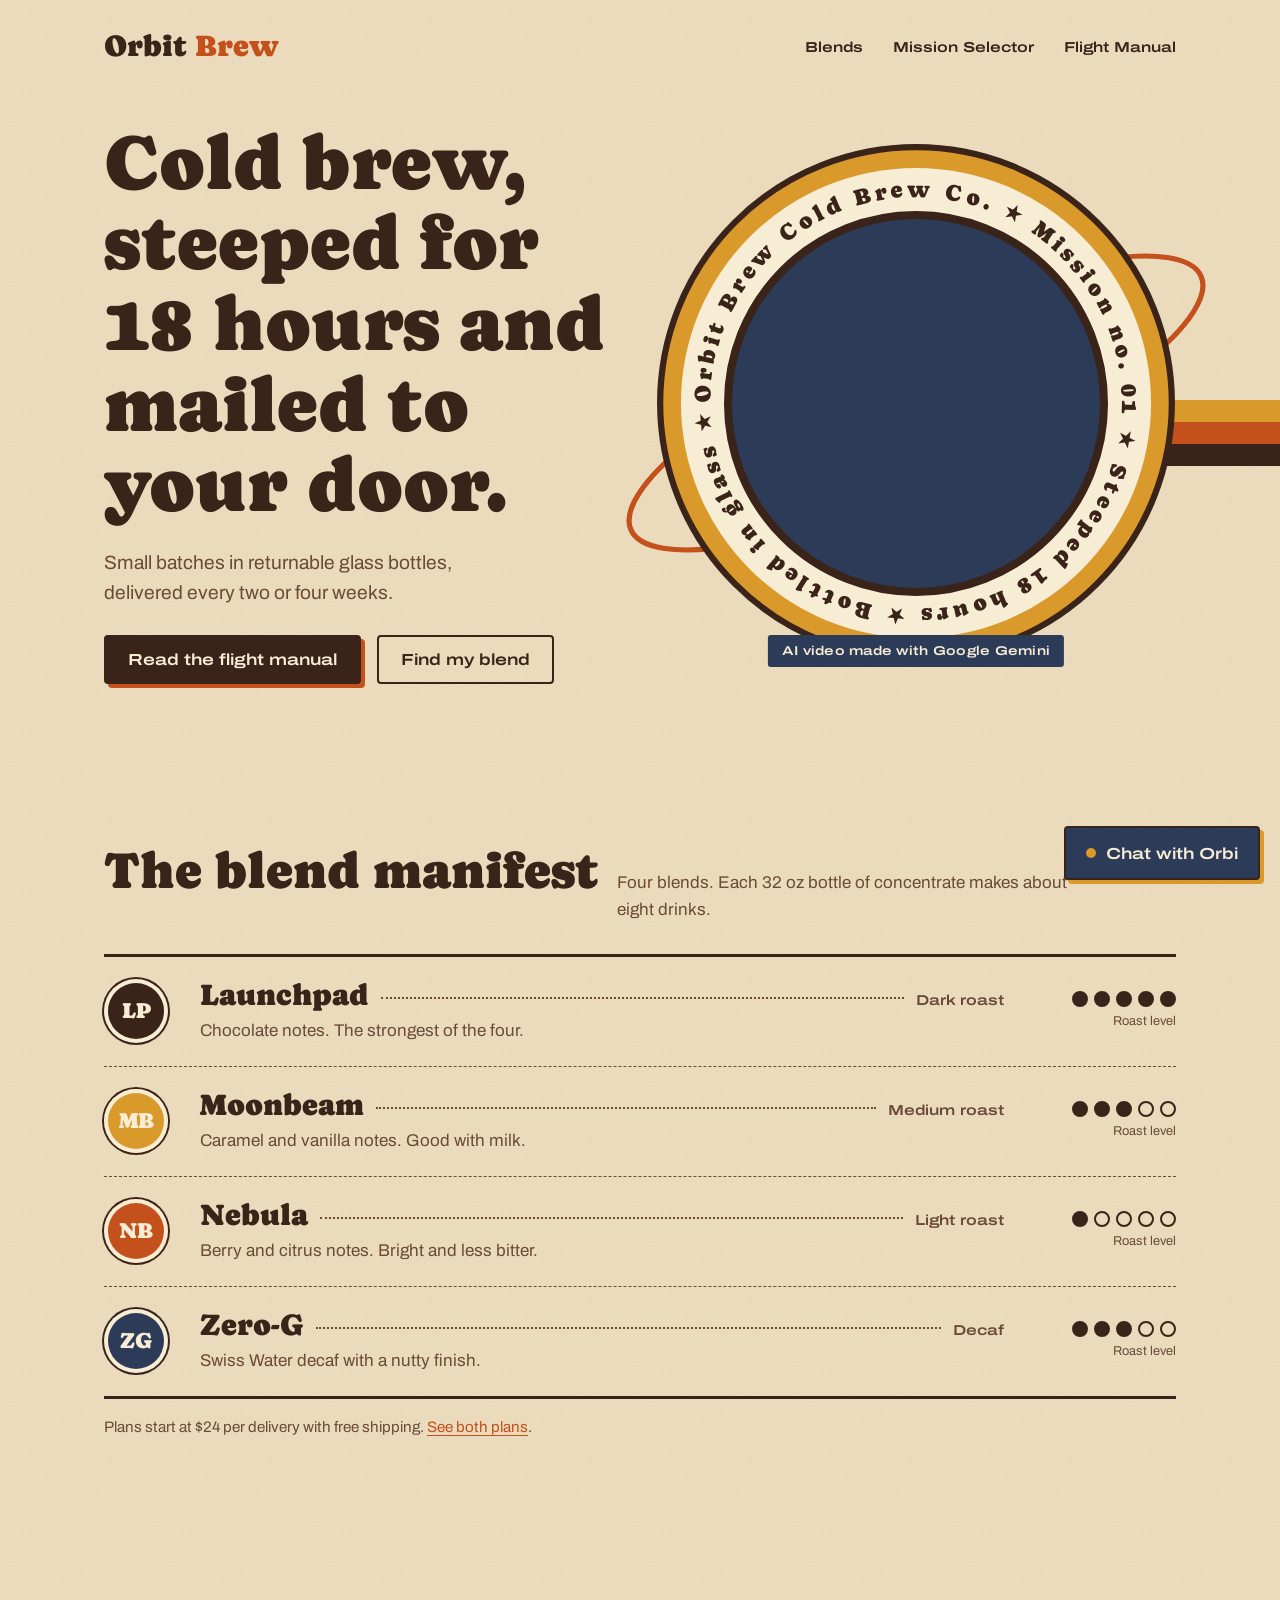
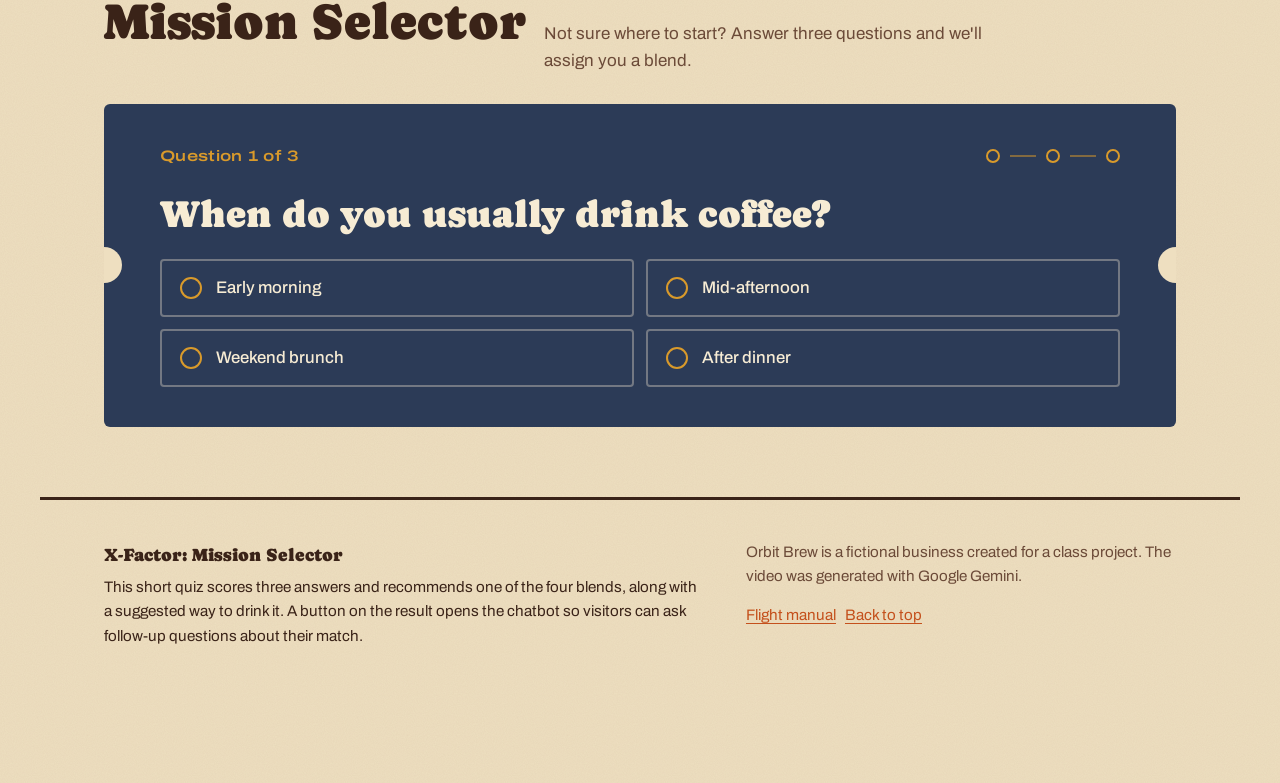
<file: index.html>
<!DOCTYPE html>
<html lang="en">
<head>
  <meta charset="UTF-8">
  <meta name="viewport" content="width=device-width, initial-scale=1.0">
  <title>Orbit Brew | Cold Brew Subscription</title>
  <meta name="description" content="Orbit Brew is a cold brew concentrate subscription delivered every two or four weeks in returnable glass bottles.">
  <link rel="preconnect" href="https://fonts.googleapis.com">
  <link rel="preconnect" href="https://fonts.gstatic.com" crossorigin>
  <link href="https://fonts.googleapis.com/css2?family=Archivo:wdth,wght@100..125,400..700&family=Caprasimo&display=swap" rel="stylesheet">
  <link rel="stylesheet" href="style.css">
</head>
<body>
  <header class="topbar">
    <a class="wordmark" href="index.html">Orbit <span>Brew</span></a>
    <nav aria-label="Main">
      <a href="#blends">Blends</a>
      <a href="#selector">Mission Selector</a>
      <a href="about.html">Flight Manual</a>
    </nav>
  </header>

  <div class="hero-wrap">
    <div class="stripes" aria-hidden="true"></div>
    <main class="hero" id="top">
      <div class="hero-copy">
        <h1>Cold brew, steeped for 18 hours and mailed to your door.</h1>
        <p class="lede">Small batches in returnable glass bottles, delivered every two or four weeks.</p>
        <div class="actions">
          <a class="btn" href="about.html">Read the flight manual</a>
          <a class="btn plain" href="#selector">Find my blend</a>
        </div>
      </div>

      <figure class="patch">
        <svg class="ring" viewBox="0 0 500 500" aria-hidden="true">
          <ellipse cx="250" cy="250" rx="300" ry="78" fill="none" stroke="#C4501C" stroke-width="5" transform="rotate(-24 250 250)"/>
          <circle cx="250" cy="250" r="246" fill="#D99A2B" stroke="#3A2318" stroke-width="6"/>
          <circle cx="250" cy="250" r="226" fill="#F7ECD4"/>
          <defs><path id="ringpath" d="M250,250 m-198,0 a198,198 0 1,1 396,0 a198,198 0 1,1 -396,0"/></defs>
          <g class="ring-text">
            <text font-family="Caprasimo, Georgia, serif" font-size="22" fill="#3A2318">
              <textPath href="#ringpath" startOffset="0" textLength="1236" lengthAdjust="spacing">Orbit Brew Cold Brew Co. ★ Mission no. 01 ★ Steeped 18 hours ★ Bottled in glass ★</textPath>
            </text>
          </g>
        </svg>
        <div class="porthole">
          <video src="orbit-brew.mp4" autoplay muted loop playsinline preload="auto"
                 aria-label="AI-generated clip of cold brew and cream being poured over ice"></video>
        </div>
        <figcaption class="caption wide">AI video made with Google Gemini</figcaption>
      </figure>
    </main>
  </div>

  <section id="blends">
    <div class="section-head">
      <h2>The blend manifest</h2>
      <p>Four blends. Each 32 oz bottle of concentrate makes about eight drinks.</p>
    </div>
    <div class="manifest">
      <div class="manifest-row">
        <div class="blend-badge" style="background:#3A2318">LP</div>
        <div>
          <h3>Launchpad <span class="leader"></span> <span class="roast-word">Dark roast</span></h3>
          <p>Chocolate notes. The strongest of the four.</p>
        </div>
        <div class="meter-cell"><div class="roast-meter" aria-label="Roast level 5 of 5"><i class="on"></i><i class="on"></i><i class="on"></i><i class="on"></i><i class="on"></i></div><small>Roast level</small></div>
      </div>
      <div class="manifest-row">
        <div class="blend-badge" style="background:#D99A2B">MB</div>
        <div>
          <h3>Moonbeam <span class="leader"></span> <span class="roast-word">Medium roast</span></h3>
          <p>Caramel and vanilla notes. Good with milk.</p>
        </div>
        <div class="meter-cell"><div class="roast-meter" aria-label="Roast level 3 of 5"><i class="on"></i><i class="on"></i><i class="on"></i><i></i><i></i></div><small>Roast level</small></div>
      </div>
      <div class="manifest-row">
        <div class="blend-badge" style="background:#C4501C">NB</div>
        <div>
          <h3>Nebula <span class="leader"></span> <span class="roast-word">Light roast</span></h3>
          <p>Berry and citrus notes. Bright and less bitter.</p>
        </div>
        <div class="meter-cell"><div class="roast-meter" aria-label="Roast level 1 of 5"><i class="on"></i><i></i><i></i><i></i><i></i></div><small>Roast level</small></div>
      </div>
      <div class="manifest-row">
        <div class="blend-badge" style="background:#2C3B57">ZG</div>
        <div>
          <h3>Zero-G <span class="leader"></span> <span class="roast-word">Decaf</span></h3>
          <p>Swiss Water decaf with a nutty finish.</p>
        </div>
        <div class="meter-cell"><div class="roast-meter" aria-label="Roast level 3 of 5"><i class="on"></i><i class="on"></i><i class="on"></i><i></i><i></i></div><small>Roast level</small></div>
      </div>
    </div>
    <p class="manifest-note">Plans start at $24 per delivery with free shipping. <a href="about.html#plans">See both plans</a>.</p>
  </section>

  <section id="selector">
    <div class="section-head">
      <h2>Mission Selector</h2>
      <p>Not sure where to start? Answer three questions and we'll assign you a blend.</p>
    </div>
    <div class="selector" id="quiz" aria-live="polite"></div>
  </section>

  <footer class="site-foot">
    <div>
      <strong>X-Factor: Mission Selector</strong>
      <p>This short quiz scores three answers and recommends one of the four blends, along with a suggested way to drink it. A button on the result opens the chatbot so visitors can ask follow-up questions about their match.</p>
    </div>
    <div class="small">
      <p>Orbit Brew is a fictional business created for a class project. The video was generated with Google Gemini.</p>
      <p><a href="about.html">Flight manual</a> &nbsp; <a href="#top">Back to top</a></p>
    </div>
  </footer>

  <script src="site.js"></script>
</body>
</html>
</file>
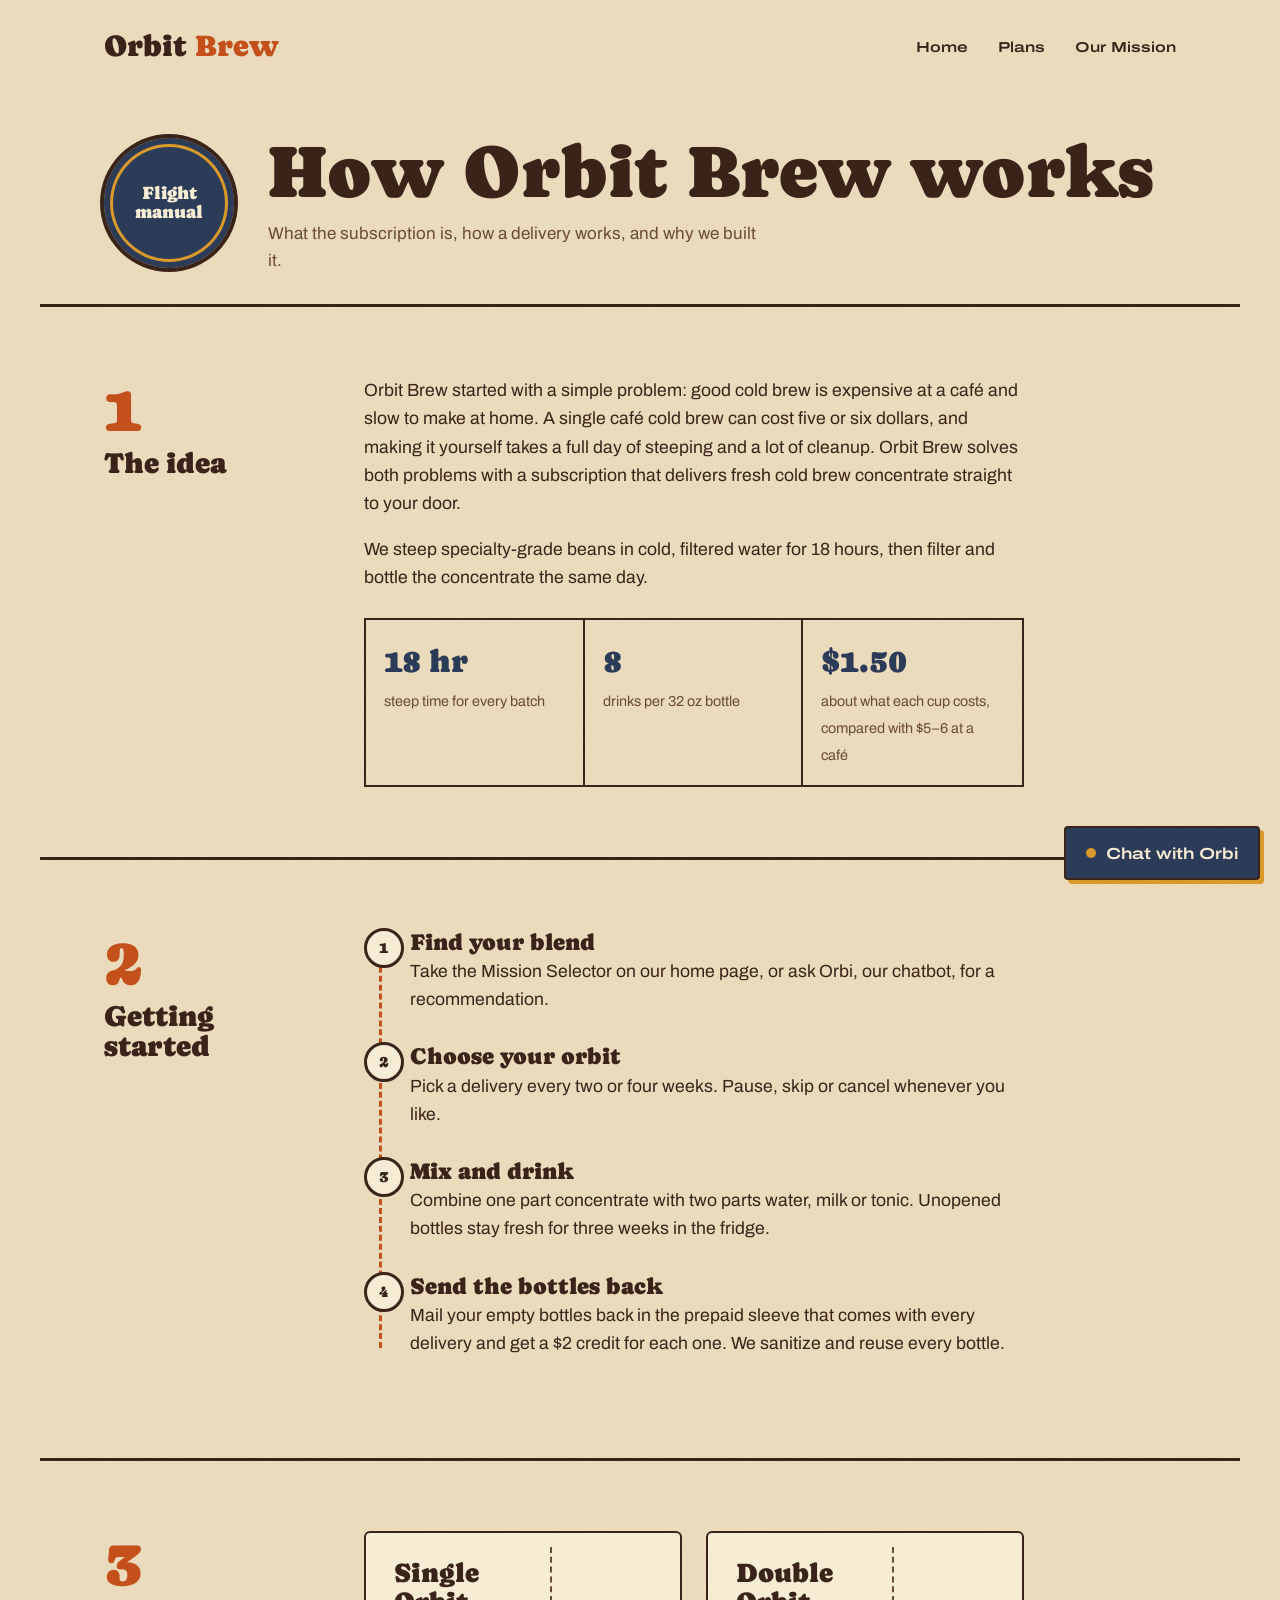
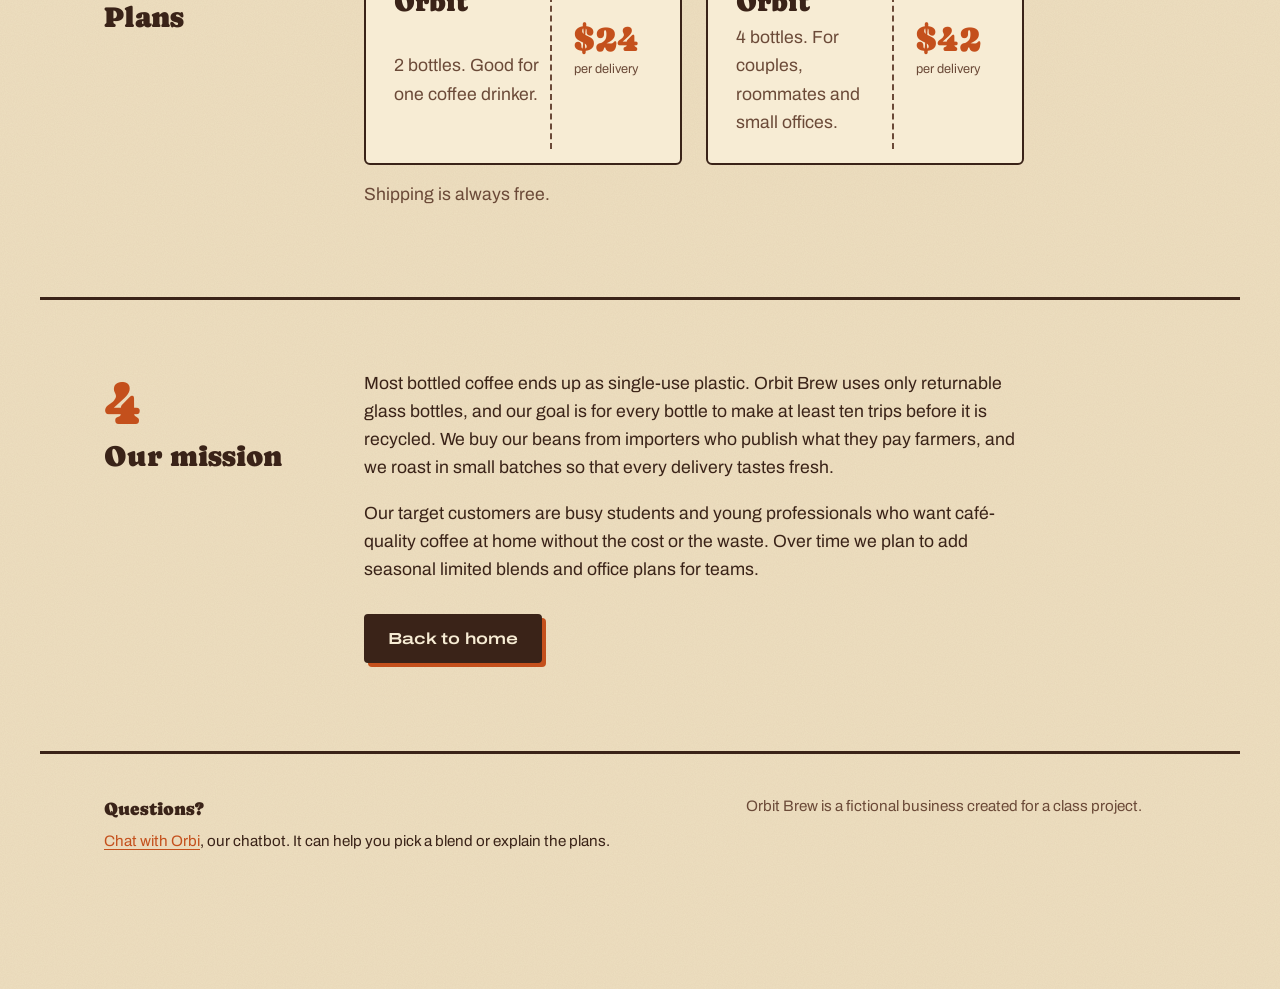
<file: about.html>
<!DOCTYPE html>
<html lang="en">
<head>
  <meta charset="UTF-8">
  <meta name="viewport" content="width=device-width, initial-scale=1.0">
  <title>Flight Manual | Orbit Brew</title>
  <link rel="preconnect" href="https://fonts.googleapis.com">
  <link rel="preconnect" href="https://fonts.gstatic.com" crossorigin>
  <link href="https://fonts.googleapis.com/css2?family=Archivo:wdth,wght@100..125,400..700&family=Caprasimo&display=swap" rel="stylesheet">
  <link rel="stylesheet" href="style.css">
</head>
<body>
  <header class="topbar">
    <a class="wordmark" href="index.html">Orbit <span>Brew</span></a>
    <nav aria-label="Main">
      <a href="index.html">Home</a>
      <a href="#plans">Plans</a>
      <a href="#mission">Our Mission</a>
    </nav>
  </header>

  <div class="manual-head">
    <div class="mini-patch" aria-hidden="true">Flight<br>manual</div>
    <div>
      <h1>How Orbit Brew works</h1>
      <p>What the subscription is, how a delivery works, and why we built it.</p>
    </div>
  </div>

  <section class="chapter" id="idea">
    <header><div class="num">1</div><h2>The idea</h2></header>
    <div class="body">
      <p>Orbit Brew started with a simple problem: good cold brew is expensive at a café and slow to make at home. A single café cold brew can cost five or six dollars, and making it yourself takes a full day of steeping and a lot of cleanup. Orbit Brew solves both problems with a subscription that delivers fresh cold brew concentrate straight to your door.</p>
      <p>We steep specialty-grade beans in cold, filtered water for 18 hours, then filter and bottle the concentrate the same day.</p>
      <div class="facts">
        <div><b>18 hr</b><span>steep time for every batch</span></div>
        <div><b>8</b><span>drinks per 32 oz bottle</span></div>
        <div><b>$1.50</b><span>about what each cup costs, compared with $5–6 at a café</span></div>
      </div>
    </div>
  </section>

  <section class="chapter" id="steps">
    <header><div class="num">2</div><h2>Getting started</h2></header>
    <div class="body">
      <ol class="timeline">
        <li data-step="1"><h3>Find your blend</h3><p>Take the Mission Selector on our home page, or ask Orbi, our chatbot, for a recommendation.</p></li>
        <li data-step="2"><h3>Choose your orbit</h3><p>Pick a delivery every two or four weeks. Pause, skip or cancel whenever you like.</p></li>
        <li data-step="3"><h3>Mix and drink</h3><p>Combine one part concentrate with two parts water, milk or tonic. Unopened bottles stay fresh for three weeks in the fridge.</p></li>
        <li data-step="4"><h3>Send the bottles back</h3><p>Mail your empty bottles back in the prepaid sleeve that comes with every delivery and get a $2 credit for each one. We sanitize and reuse every bottle.</p></li>
      </ol>
    </div>
  </section>

  <section class="chapter" id="plans">
    <header><div class="num">3</div><h2>Plans</h2></header>
    <div class="body">
      <div class="price-tickets">
        <div class="price-ticket">
          <h3>Single Orbit</h3>
          <div class="price">$24<small>per delivery</small></div>
          <p>2 bottles. Good for one coffee drinker.</p>
        </div>
        <div class="price-ticket">
          <h3>Double Orbit</h3>
          <div class="price">$42<small>per delivery</small></div>
          <p>4 bottles. For couples, roommates and small offices.</p>
        </div>
      </div>
      <p class="plans-note">Shipping is always free.</p>
    </div>
  </section>

  <section class="chapter" id="mission">
    <header><div class="num">4</div><h2>Our mission</h2></header>
    <div class="body">
      <p>Most bottled coffee ends up as single-use plastic. Orbit Brew uses only returnable glass bottles, and our goal is for every bottle to make at least ten trips before it is recycled. We buy our beans from importers who publish what they pay farmers, and we roast in small batches so that every delivery tastes fresh.</p>
      <p>Our target customers are busy students and young professionals who want café-quality coffee at home without the cost or the waste. Over time we plan to add seasonal limited blends and office plans for teams.</p>
      <p style="margin-top:30px"><a class="btn" href="index.html">Back to home</a></p>
    </div>
  </section>

  <footer class="site-foot">
    <div>
      <strong>Questions?</strong>
      <p><a href="#" data-open-chat>Chat with Orbi</a>, our chatbot. It can help you pick a blend or explain the plans.</p>
    </div>
    <div class="small">
      <p>Orbit Brew is a fictional business created for a class project.</p>
    </div>
  </footer>

  <script src="site.js"></script>
</body>
</html>
</file>
<file: style.css>
/* Orbit Brew: retro space-age coffee shop
   Palette from vintage coffee tins + 1970s mission patches */
:root {
  --cream: #EEDFC0;
  --paper: #F7ECD4;
  --espresso: #3A2318;
  --espresso-soft: #6B4A38;
  --orange: #C4501C;
  --mustard: #D99A2B;
  --navy: #2C3B57;
  --display: "Caprasimo", "Cooper Black", Georgia, serif;
  --body: "Archivo", "Helvetica Neue", Arial, sans-serif;
}

* { box-sizing: border-box; }
html { scroll-behavior: smooth; background: var(--cream); }
body {
  margin: 0;
  font-family: var(--body);
  font-size: 1.0625rem;
  line-height: 1.6;
  color: var(--espresso);
  background-color: var(--cream);
  /* faint paper grain */
  background-image: url("data:image/svg+xml,%3Csvg xmlns='http://www.w3.org/2000/svg' width='160' height='160'%3E%3Cfilter id='n'%3E%3CfeTurbulence type='fractalNoise' baseFrequency='.9' numOctaves='2' stitchTiles='stitch'/%3E%3CfeColorMatrix values='0 0 0 0 .23 0 0 0 0 .14 0 0 0 0 .09 0 0 0 .07 0'/%3E%3C/filter%3E%3Crect width='100%25' height='100%25' filter='url(%23n)'/%3E%3C/svg%3E");
}
h1, h2, h3 { font-family: var(--display); font-weight: 400; line-height: 1.05; margin: 0; }
p { margin: 0 0 1em; }
a { color: var(--orange); text-underline-offset: 3px; }
:focus-visible { outline: 3px solid var(--orange); outline-offset: 3px; }

.wide { font-stretch: 125%; font-weight: 600; letter-spacing: .02em; }

/* ---------- top bar ---------- */
.topbar {
  display: flex; justify-content: space-between; align-items: center; gap: 16px;
  max-width: 1200px; margin: 0 auto; padding: 22px 5vw;
}
.wordmark { font-family: var(--display); font-size: 1.9rem; color: var(--espresso); text-decoration: none; }
.wordmark span { color: var(--orange); }
.topbar nav a {
  font-stretch: 125%; font-weight: 600; font-size: .9rem; color: var(--espresso);
  text-decoration: none; margin-left: 26px; padding-bottom: 2px; border-bottom: 2px solid transparent;
}
.topbar nav a:hover, .topbar nav a[aria-current] { border-bottom-color: var(--orange); }

/* ---------- buttons: printed, square ---------- */
.btn {
  display: inline-block; font: 600 1rem var(--body); font-stretch: 125%;
  padding: 14px 22px; border: 2px solid var(--espresso); border-radius: 4px;
  background: var(--espresso); color: var(--paper); text-decoration: none; cursor: pointer;
  box-shadow: 4px 4px 0 var(--orange);
}
.btn:hover { transform: translate(-1px, -1px); box-shadow: 5px 5px 0 var(--orange); }
.btn:active { transform: translate(2px, 2px); box-shadow: 2px 2px 0 var(--orange); }
.btn.plain { background: transparent; color: var(--espresso); box-shadow: none; }
.btn.plain:hover { background: var(--paper); }

/* ---------- hero: stripes + mission patch ---------- */
.hero {
  position: relative; max-width: 1200px; margin: 0 auto; padding: 30px 5vw 90px;
  display: grid; grid-template-columns: 1fr minmax(320px, 520px); gap: 40px; align-items: center;
}
.stripes {
  position: absolute; left: 62%; right: 0; top: 50%; height: 66px; transform: translateY(-50%);
  background: linear-gradient(var(--mustard) 0 33.3%, var(--orange) 33.3% 66.6%, var(--espresso) 66.6% 100%);
  z-index: 0;
}
.hero-wrap { position: relative; overflow: hidden; }
.hero-copy { position: relative; z-index: 1; }
.hero-copy h1 { font-size: clamp(2.8rem, 6vw, 4.9rem); color: var(--espresso); margin-bottom: 22px; }
.hero-copy .lede { font-size: 1.2rem; max-width: 34ch; color: var(--espresso-soft); }
.hero-copy .actions { display: flex; gap: 16px; flex-wrap: wrap; margin-top: 26px; }

.patch { position: relative; z-index: 1; aspect-ratio: 1; width: 100%; margin: 0; }
.patch .ring { position: absolute; inset: 0; width: 100%; height: 100%; overflow: visible; }
.patch .ring-text { animation: spin 90s linear infinite; transform-origin: 50% 50%; }
.patch .porthole {
  position: absolute; inset: 13%; border-radius: 50%; overflow: hidden;
  border: 8px solid var(--espresso); background: var(--navy);
}
.patch video { width: 100%; height: 100%; object-fit: cover; display: block; }
.patch .caption {
  position: absolute; left: 50%; bottom: -4px; transform: translateX(-50%);
  background: var(--navy); color: var(--paper); font-size: .8rem; padding: 6px 14px; border-radius: 3px; white-space: nowrap;
}
@keyframes spin { to { transform: rotate(360deg); } }
@media (prefers-reduced-motion: reduce) { .patch .ring-text { animation: none; } }

/* ---------- sections ---------- */
section { max-width: 1200px; margin: 0 auto; padding: 70px 5vw; }
.section-head { display: flex; align-items: baseline; gap: 18px; flex-wrap: wrap; margin-bottom: 30px; }
.section-head h2 { font-size: clamp(2.2rem, 4vw, 3.2rem); }
.section-head p { margin: 0; color: var(--espresso-soft); max-width: 46ch; }

/* ---------- blend manifest (menu board) ---------- */
.manifest { border-top: 3px solid var(--espresso); border-bottom: 3px solid var(--espresso); }
.manifest-row {
  display: grid; grid-template-columns: 74px 1fr 150px; gap: 22px; align-items: center;
  padding: 22px 0; border-bottom: 1px dashed var(--espresso-soft);
}
.manifest-row:last-child { border-bottom: 0; }
.blend-badge {
  width: 64px; height: 64px; border-radius: 50%; display: grid; place-items: center;
  font-family: var(--display); font-size: 1.35rem; color: var(--paper);
  box-shadow: inset 0 0 0 4px var(--paper), 0 0 0 2px var(--espresso);
}
.manifest-row h3 { font-size: 1.9rem; display: flex; align-items: baseline; gap: 12px; }
.manifest-row h3 .leader { flex: 1; border-bottom: 2px dotted var(--espresso-soft); transform: translateY(-6px); }
.manifest-row h3 .roast-word { font-family: var(--body); font-stretch: 125%; font-weight: 600; font-size: .9rem; color: var(--espresso-soft); }
.manifest-row p { margin: 6px 0 0; color: var(--espresso-soft); }
.roast-meter { display: flex; gap: 6px; justify-content: flex-end; }
.roast-meter i { width: 16px; height: 16px; border-radius: 50%; border: 2px solid var(--espresso); }
.roast-meter i.on { background: var(--espresso); }
.roast-meter + small { display: block; text-align: right; font-size: .8rem; color: var(--espresso-soft); margin-top: 4px; }
.manifest-note { margin-top: 16px; font-size: .95rem; color: var(--espresso-soft); }

/* ---------- mission selector (X-factor) ---------- */
.selector {
  position: relative; background: var(--navy); color: var(--paper);
  border-radius: 6px; padding: 40px clamp(22px, 5vw, 56px); overflow: hidden;
}
/* ticket notches */
.selector::before, .selector::after {
  content: ""; position: absolute; top: 50%; width: 36px; height: 36px; border-radius: 50%;
  background: var(--cream); transform: translateY(-50%);
}
.selector::before { left: -18px; }
.selector::after { right: -18px; }
.selector-top { display: flex; justify-content: space-between; align-items: center; gap: 16px; flex-wrap: wrap; margin-bottom: 26px; }
.selector-top .step { font-size: .95rem; color: var(--mustard); }
.planets { display: flex; gap: 10px; align-items: center; }
.planets span { width: 14px; height: 14px; border-radius: 50%; border: 2px solid var(--mustard); }
.planets span.done { background: var(--mustard); }
.planets b { width: 26px; height: 2px; background: var(--mustard); opacity: .5; }
.selector h3 { font-size: clamp(1.7rem, 3.4vw, 2.4rem); margin-bottom: 24px; color: var(--paper); }
.options { display: grid; grid-template-columns: repeat(2, 1fr); gap: 12px; }
.options button {
  display: flex; align-items: center; gap: 14px; text-align: left;
  font: 500 1.05rem var(--body); color: var(--paper); background: transparent;
  border: 2px solid rgba(247, 236, 212, .35); border-radius: 4px; padding: 16px 18px; cursor: pointer;
}
.options button::before {
  content: ""; flex: none; width: 18px; height: 18px; border-radius: 50%; border: 2px solid var(--mustard);
}
.options button:hover { border-color: var(--mustard); background: rgba(217, 154, 43, .12); }
.options button:hover::before { background: var(--mustard); }

.ticket { display: grid; grid-template-columns: 1fr auto; gap: 30px; align-items: center; }
.ticket .label { color: var(--mustard); margin: 0 0 4px; }
.ticket h3 { font-size: clamp(2.6rem, 6vw, 4rem); margin-bottom: 14px; }
.ticket p { max-width: 52ch; }
.ticket .how { color: var(--cream); opacity: .85; }
.ticket .actions { display: flex; gap: 14px; flex-wrap: wrap; margin-top: 18px; }
.ticket .btn { background: var(--paper); color: var(--espresso); border-color: var(--paper); box-shadow: 4px 4px 0 var(--orange); }
.ticket .btn.plain { background: transparent; color: var(--paper); border-color: var(--paper); box-shadow: none; }
.ticket .btn.plain:hover { background: rgba(247, 236, 212, .1); }
.stamp {
  width: 150px; height: 150px; border-radius: 50%; border: 3px solid var(--mustard);
  display: grid; place-items: center; text-align: center; transform: rotate(-12deg);
  color: var(--mustard); font-family: var(--display); font-size: 1.25rem; line-height: 1.1;
  box-shadow: inset 0 0 0 6px var(--navy), inset 0 0 0 8px var(--mustard);
}
.stamp small { display: block; font-family: var(--body); font-size: .75rem; font-stretch: 125%; margin-top: 6px; }

/* ---------- footer ---------- */
.site-foot {
  max-width: 1200px; margin: 0 auto; padding: 40px 5vw 120px; border-top: 3px solid var(--espresso);
  display: grid; grid-template-columns: 1.4fr 1fr; gap: 40px; font-size: .95rem;
}
.site-foot strong { font-family: var(--display); font-weight: 400; font-size: 1.15rem; display: block; margin-bottom: 6px; }
.site-foot .small { color: var(--espresso-soft); }

/* ---------- flight manual (second page) ---------- */
.manual-head { max-width: 1200px; margin: 0 auto; padding: 40px 5vw 30px; display: grid; grid-template-columns: auto 1fr; gap: 34px; align-items: center; }
.manual-head .mini-patch {
  width: 130px; height: 130px; border-radius: 50%; background: var(--navy); color: var(--paper);
  display: grid; place-items: center; text-align: center; font-family: var(--display); font-size: 1.1rem; line-height: 1.1;
  box-shadow: inset 0 0 0 6px var(--navy), inset 0 0 0 9px var(--mustard), 0 0 0 4px var(--espresso);
}
.manual-head h1 { font-size: clamp(2.6rem, 6vw, 4.6rem); }
.manual-head p { color: var(--espresso-soft); margin: 10px 0 0; max-width: 50ch; }

.chapter { display: grid; grid-template-columns: 220px 1fr; gap: 40px; border-top: 3px solid var(--espresso); }
.chapter > header .num { font-family: var(--display); font-size: 4rem; color: var(--orange); line-height: 1; }
.chapter > header h2 { font-size: 1.8rem; margin-top: 8px; }
.chapter .body { max-width: 66ch; }
.chapter .body p { font-size: 1.1rem; }
.facts { display: grid; grid-template-columns: repeat(3, 1fr); gap: 0; margin-top: 26px; border: 2px solid var(--espresso); }
.facts div { padding: 16px 18px; border-right: 2px solid var(--espresso); }
.facts div:last-child { border-right: 0; }
.facts b { display: block; font-family: var(--display); font-weight: 400; font-size: 2rem; color: var(--navy); }
.facts span { font-size: .9rem; color: var(--espresso-soft); }

.timeline { list-style: none; margin: 0; padding: 0 0 0 46px; position: relative; }
.timeline::before {
  content: ""; position: absolute; left: 15px; top: 10px; bottom: 10px; width: 0;
  border-left: 3px dashed var(--orange);
}
.timeline li { position: relative; margin-bottom: 30px; }
.timeline li::before {
  content: attr(data-step); position: absolute; left: -46px; top: -2px; width: 34px; height: 34px; border-radius: 50%;
  background: var(--paper); border: 3px solid var(--espresso); display: grid; place-items: center;
  font-family: var(--display); font-size: 1rem; color: var(--espresso);
}
.timeline h3 { font-size: 1.45rem; margin-bottom: 4px; }
.timeline p { margin: 0; }

.price-tickets { display: grid; grid-template-columns: repeat(2, 1fr); gap: 24px; }
.price-ticket {
  position: relative; background: var(--paper); border: 2px solid var(--espresso); border-radius: 6px;
  padding: 26px 28px; display: grid; grid-template-columns: 1fr auto; gap: 8px 20px;
}
.price-ticket::after {
  content: ""; position: absolute; top: 14px; bottom: 14px; right: 128px; border-left: 2px dashed var(--espresso-soft);
}
.price-ticket h3 { font-size: 1.7rem; }
.price-ticket .price { grid-row: span 2; align-self: center; text-align: center; width: 92px; font-family: var(--display); font-size: 2.3rem; color: var(--orange); line-height: 1; }
.price-ticket .price small { display: block; font-family: var(--body); font-size: .8rem; color: var(--espresso-soft); margin-top: 6px; }
.price-ticket p { margin: 0; color: var(--espresso-soft); }
.plans-note { margin-top: 16px; color: var(--espresso-soft); }

/* ---------- chatbot ---------- */
#chat-toggle {
  position: fixed; right: 20px; bottom: 20px; z-index: 50; height: 54px; padding: 0 20px;
  border: 2px solid var(--espresso); border-radius: 4px; background: var(--navy); color: var(--paper);
  font: 600 1rem var(--body); font-stretch: 125%; cursor: pointer; box-shadow: 4px 4px 0 var(--mustard);
  display: flex; align-items: center; gap: 10px;
}
#chat-toggle .dot { width: 10px; height: 10px; border-radius: 50%; background: var(--mustard); }
#chat-toggle:hover { background: #34466a; }
#chat-window {
  position: fixed; right: 20px; bottom: 90px; z-index: 50; width: 380px; height: 560px;
  max-width: calc(100vw - 40px); max-height: calc(100vh - 120px);
  border: 3px solid var(--espresso); border-radius: 6px; overflow: hidden; background: #fff; display: none;
  box-shadow: 8px 8px 0 var(--navy);
}
#chat-window.open { display: block; }
#chat-window iframe { width: 100%; height: 100%; border: 0; }

/* ---------- responsive ---------- */
@media (max-width: 900px) {
  .hero { grid-template-columns: 1fr; padding-bottom: 60px; }
  .patch { order: -1; max-width: 440px; margin: 0 auto; }
  .stripes { left: 0; top: 0; height: 56px; transform: none; margin-top: min(42vw, 220px); }
  .chapter { grid-template-columns: 1fr; gap: 14px; }
  .site-foot { grid-template-columns: 1fr; }
}
@media (max-width: 640px) {
  body { font-size: 1rem; }
  .topbar { flex-direction: column; gap: 8px; padding-bottom: 6px; }
  .topbar nav { display: flex; flex-wrap: nowrap; }
  .topbar nav a { margin: 0 7px; font-size: .8rem; white-space: nowrap; font-stretch: 112%; }
  .stripes { height: 40px; margin-top: 44vw; }
  .manifest-row { grid-template-columns: 56px 1fr; }
  .blend-badge { width: 50px; height: 50px; font-size: 1.1rem; }
  .manifest-row h3 { font-size: 1.5rem; }
  .manifest-row .meter-cell { grid-column: 2; }
  .roast-meter { justify-content: flex-start; }
  .roast-meter + small { text-align: left; }
  .options { grid-template-columns: 1fr; }
  .ticket { grid-template-columns: 1fr; }
  .stamp { width: 110px; height: 110px; font-size: 1rem; justify-self: start; order: -1; }
  .manual-head { grid-template-columns: 1fr; justify-items: start; }
  .manual-head .mini-patch { width: 100px; height: 100px; font-size: .95rem; }
  .facts { grid-template-columns: 1fr; }
  .facts div { border-right: 0; border-bottom: 2px solid var(--espresso); }
  .facts div:last-child { border-bottom: 0; }
  .price-tickets { grid-template-columns: 1fr; }
  #chat-window { left: 12px; right: 12px; width: auto; bottom: 88px; max-width: none; }
}
</file>
